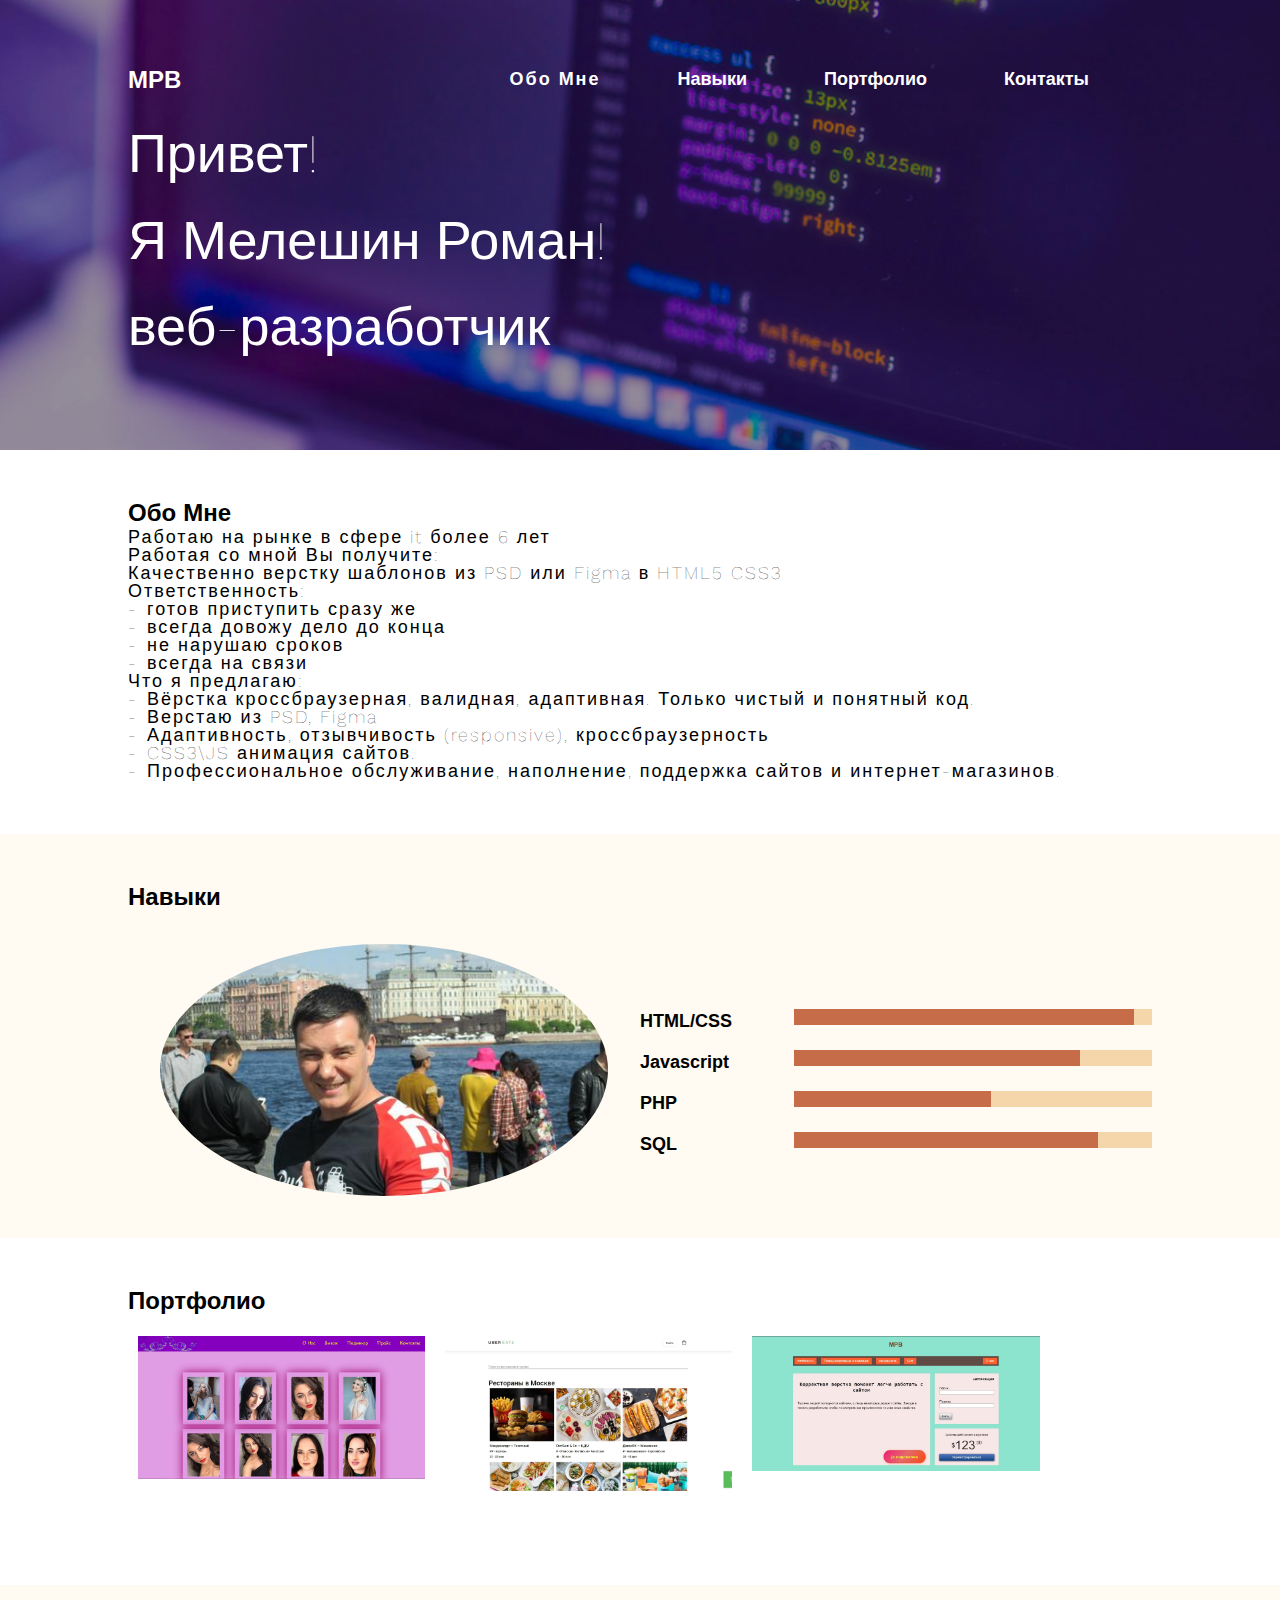
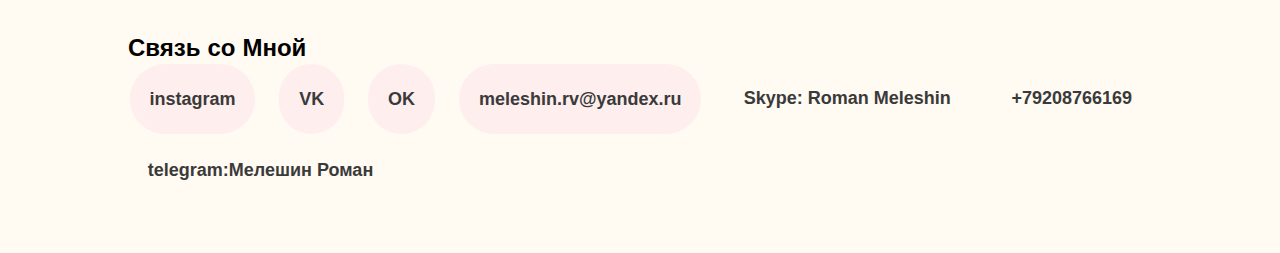
<file: index.html>
<!DOCTYPE html>
<html lang="en">
<head>
    <meta charset="UTF-8">
    <meta name="viewport" content="width=device-width, initial-scale=1.0">
    <title>meleshinrv ВЕБ разработка</title>
    <meta property="description" content="Личная страница Мелешина Романа вэб разработчика">
    <link rel="shortcut icon" href="image/favicon.ico.png.ico" type="image/png">
    <link rel="preconnect" href="https://fonts.gstatic.com">
    <link href="https://fonts.googleapis.com/css2?family=Work+Sans&display=swap" rel="stylesheet">
    <link rel="stylesheet" href="style.css">
    <script src="js/jquery.js"></script>
    
    
    <meta name="google-site-verification" content="GPNS89TP05cdZy3igu0tURu0ee2a2G2cqX77KRNT-y8" />
</head>
<body>
   <header>
       <div class="content">
            <nav>
                <div class="header__logo">
                МРВ
                </div>
                <div class="burger__menu">
                    <span></span>
                    <span></span>
                    <span></span>
                </div>
                <div class="menu">
                    <a href="#about" class="about">Обо Мне</a>
                    <a href="#skill">Навыки</a>
                    <a href="#portfolio">Портфолио</a>
                    <a href="#contacts">Контакты</a>
                </div>
            </nav>
            <h2 class="hello" > Привет!</h2> 
            <h2>Я Мелешин Роман!</h2>
            <h1>веб-разработчик</h1>
        </div>
        
    </header>
    <div id="about" class="content">
        <h3>Обо Мне</h3>
        <div class="about">
            <p>Работаю на рынке в сфере it более 6 лет</p>
            <p>Работая со мной Вы получите:</p>
            <p>
            Качественно верстку шаблонов из PSD или Figma в HTML5 CSS3</p>
            <ul>Ответственность:
            
                <li>готов приступить сразу же</li>
                <li>всегда довожу дело до конца</li>
                <li>не нарушаю сроков</li>
                <li>всегда на связи</li>
            </ul>

            <ul>Что я предлагаю:
                <li>Вёрстка кроссбраузерная, валидная, адаптивная. Только чистый и понятный код.</li>
                <li>Верстаю из PSD, Figma</li>
                <li>Адаптивность, отзывчивость (responsive), кроссбраузерность</li>
                <li>CSS3\JS анимация сайтов.</li>
                <li>Профессиональное обслуживание, наполнение, поддержка сайтов и интернет-магазинов.</li>
            
            </ul>
        </div>
       
    </div>
    <div id="skill" class="content">
     <h3>Навыки</h3>
     <div class="picture__block">
         <div class="picture">
             <img src="image/541871107.jpeg" alt="это я" width="25px" >
         </div>
         <div class="skills__text">
             <div class="col">
             <div class="left__col">
                 <span>HTML/CSS</span>
             </div>
             <div class="right__col">
                    <div class="right__col__range" style="width: 95%;"></div>
             </div>
             </div>
             <div class="col">
             <div class="left__col">
                 <span>Javascript</span>
             </div>
             <div class="right__col">
                <div class="right__col__range" style="width: 80%;"></div>

             </div>
             </div>
             <div class="col">
             <div class="left__col">
                 <span>PHP</span>
             </div>
             <div class="right__col">
                <div class="right__col__range" style="width: 55%;"></div>
             </div>
             </div>
             <div class="col">
             <div class="left__col">SQL</div>
             <div class="right__col">
                <div class="right__col__range" style="width: 85%;"></div>
             </div>
             </div>
         </div>
         
     </div>
    </div>
    <div id="portfolio" class="content anchors">
         <h3>Портфолио</h3>
         <div class="portfolio">
                <a class="img" href="https://rapyan-goar.ru/" target="_blank">
                    <img  src="image/1.jpg" alt="верстка по макету" >
                </a>
                <a class="img" href="ubereats/index.html" target="_blank">
                    <img src="image/2.jpg" alt="верстка интернет-магазина">
                </a>
                <a class="img" href="http://2beefit.ru/" target="_blank">
                    <img  src="image/3.jpg" alt="сайт по flex и grid верстке">
                </a>
          </div>

    </div>
    <div id="contacts" class="content anchors">
        <h3>
            Связь со Мной
        </h3>
        <div class="contacts">
            <a href="https://www.instagram.com/romanmeleshin/"><p>instagram</p></a>
            <a href="https://vk.com/romanmels"><p>VK</p></a>
            <a href="https://ok.ru/profile/559272829419"><p>OK</p></a>
            <a href="mailto:meleshin.rv@yandex.ru"><p>meleshin.rv@yandex.ru</p></a>
            <p>Skype: Roman Meleshin</p>
            <p>+79208766169</p>
            <p>telegram:Мелешин Роман</p>
        </div>
    </div>
    <script  src="js/burger.js"></script>
</body>
</html>
</file>
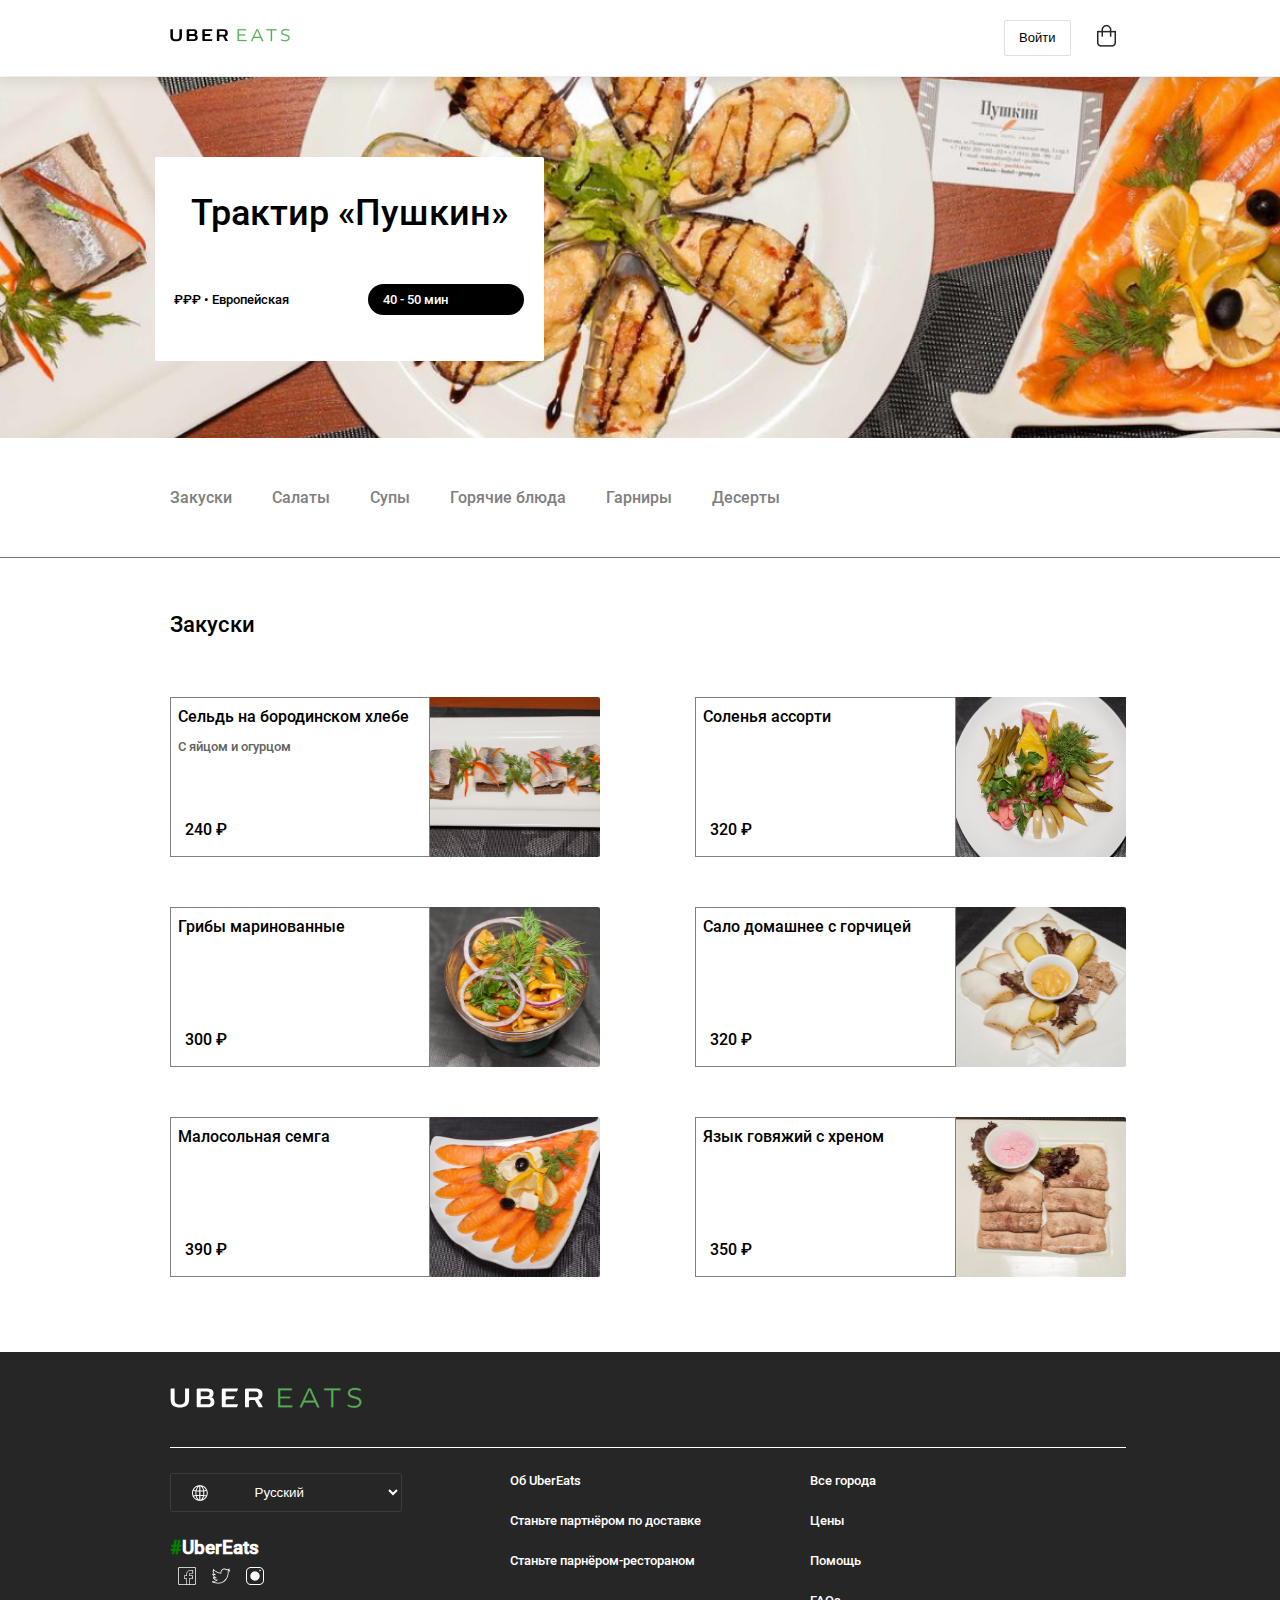
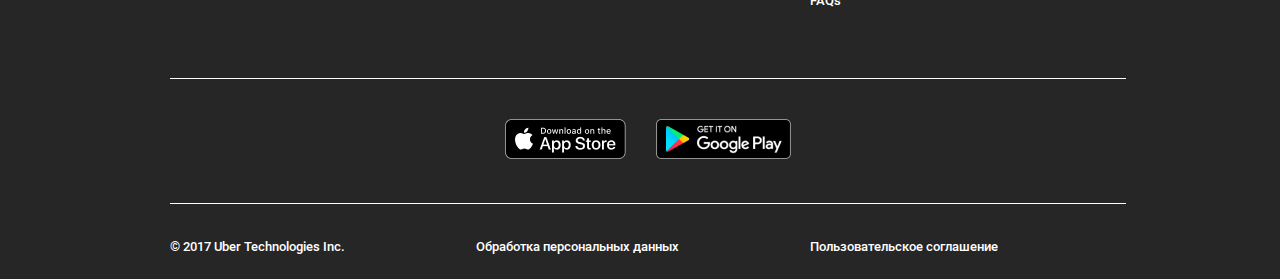
<file: ubereats/pushkin.html>
<!DOCTYPE html>
<html lang="en">
<head>
    <meta charset="UTF-8">
    <meta name="viewport" content="width=device-width, initial-scale=1.0">
    <title>UberEats/Pushkin</title>
    <link rel="stylesheet" href="style/pushkin.css">
</head>
<body>
    <header >
        <div class="col">
            <nav>
                    <a href="index.html">
                        <img src="image/icon/logo.svg" alt="">
                    </a>
                    <div class="right__nav">
                        <button class="toComeIn">Войти</button>
                        <a href="#" id="basket"><img src="image/icon/basket.png" alt=""></a>
                    </div>
            </nav>       
        </div>
    </header>
    <main>
        <div class="main__restaurant">
            <div class="col">
                <div class="vizit__card">
                    <h1>Трактир «Пушкин»</h1>
                    <div class="description">
                        <h5>₽₽₽ • Европейская</h5>
                        <h5 class="time">40 - 50 мин</h5>
                    </div>
                </div>
            </div>
        </div>
        <div class="col">
            <div class="menu">
                <ul>
                    <li><a href="#snacks">Закуски</a></li>
                    <li><a href="#">Салаты</a></li>
                    <li><a href="#">Супы</a></li>
                    <li><a href="#">Горячие блюда</a></li>
                    <li><a href="#">Гарниры</a></li>
                    <li><a href="#">Десерты</a></li>
                </ul>
            </div>
        </div>
        <span class="menu"></span>
        <div class="col">
            <div id="snacks" class="menu">
                <h1>Закуски</h1>
                    <div class="sub__menu">
                        <div class="dish">
                            <div class="dish__col--left">
                                <div class="dish__name">
                                    <h4>Сельдь на бородинском хлебе</h4>
                                    <h5>С яйцом и огурцом</h5>
                                </div>
                                <div class="dish__price">
                                    <h4>240 ₽</h4>
                                </div>
                            </div>
                            <div class="dish__col--right">
                                <img src="image/restaurant/1.png" alt="">
                            </div>
                        </div>
                        <div class="dish">
                            <div class="dish__col--left">
                                <div class="dish__name">
                                    <h4>Соленья ассорти</h4>
                                    <h5></h5>
                                </div>
                                <div class="dish__price">
                                    <h4>320 ₽</h4>
                                </div>
                            </div>
                            <div class="dish__col--right">
                                <img src="image/restaurant/2.png" alt="">
                            </div>
                        </div>
                        <div class="dish">
                            <div class="dish__col--left">
                                <div class="dish__name">
                                    <h4>Грибы маринованные</h4>
                                    <h5></h5>
                                </div>
                                <div class="dish__price">
                                    <h4>300 ₽</h4>
                                </div>
                            </div>
                            <div class="dish__col--right">
                                <img src="image/restaurant/3.png" alt="">
                            </div>
                        </div>
                        <div class="dish">
                            <div class="dish__col--left">
                                <div class="dish__name">
                                    <h4>Сало домашнее с горчицей</h4>
                                    <h5></h5>
                                </div>
                                <div class="dish__price">
                                    <h4>320 ₽</h4>
                                </div>
                            </div>
                            <div class="dish__col--right">
                                <img src="image/restaurant/4.png" alt="">
                            </div>
                        </div>
                        <div class="dish">
                            <div class="dish__col--left">
                                <div class="dish__name">
                                    <h4>Малосольная семга</h4>
                                    <h5></h5>
                                </div>
                                <div class="dish__price">
                                    <h4>390 ₽</h4>
                                </div>
                            </div>
                            <div class="dish__col--right">
                                <img src="image/restaurant/5.png" alt="">
                            </div>
                        </div>
                        <div class="dish">
                            <div class="dish__col--left">
                                <div class="dish__name">
                                    <h4>Язык говяжий с хреном</h4>
                                    <h5></h5>
                                </div>
                                <div class="dish__price">
                                    <h4>350 ₽</h4>
                                </div>
                            </div>
                            <div class="dish__col--right">
                                <img src="image/restaurant/6.png" alt="">
                            </div>
                        </div>
                    </div>
            </div>
        </div>
    </main>
    <footer>
        <div class="col">
            <img src="image/icon/white-logo.svg" class="logo" alt="">
            <span class="footer"></span>
            <div class="contacts">
               <div class="block1">
                   <select name="lang" id="">
                        <option value="ru" class="select">Русский</option>
                        <option value="en" class="select">English</option>
                   </select>
                   <div class="icon__name">
                    <h3 style="color: green;">#</h3>
                    <h3 >UberEats</h3>
                   </div>
                   <div class="icon">
                       <a href="#"><img src="image/icon/facebook.png" alt=""></a>
                       <a href=""><img src="image/icon/twitter.png" alt=""></a>
                       <a href=""><img src="image/icon/instagram.png" alt=""></a>
                   </div>
                   
               </div>
               <div class="block2">
                   <a href="#"><h4>Об UberEats</h4></a>
                   <a href=""><h4>Станьте партнёром по доставке</h4></a>
                   <a href=""><h4>Станьте парнёром-рестораном</h4></a>
               </div>
               <div class="block3">
                   <a href="#"><h4>Все города</h4></a>
                   <a href="#"><h4>Цены</h4></a>
                   <a href="#"><h4>Помощь</h4></a>
                   <a href="#"><h4>FAQs</h4></a>
               </div>
            </div>
            <span class="footer"></span>
            <div class="app">
                <a href=""><img src="image/icon/Group.png" alt="" style="margin: 15px;"></a>
                <a href=""><img src="image/icon/en_badge_web_generic-cf6dad406f.png" alt="" style="margin: 15px;"></a>
            </div>
            <span class="footer"></span>
            <div class="rights">
                <h4>© 2017 Uber Technologies Inc.</h4>
                <h4>Обработка персональных данных</h4>
                <h4 class="right__col">Пользовательское соглашение</h4>
            </div>
        </div>
    </footer>
</body>
</html>
</file>
<file: style.css>
/*глобальное исправление*/:root{box-sizing: border-box;}*,::before,::after{box-sizing:inherit;margin: 0;padding: 0;}li{list-style-type: none;}a{text-decoration:none ;}input{outline:none;}button{cursor: pointer;}input{cursor: text;}button{border: none;}img{max-width: 100%;}/*глобальное исправление*/


body{
    background-color: rgb(255, 255, 255);
    max-width: 100%;
    margin: 0;
    line-height: 30px;
    font-family: 'Work Sans', sans-serif;
}

header{
    background-image: url(image/logo.jpg);
    background-repeat: no-repeat;
    background-size: cover;
    background-position: 40% 47%;
    height: 50vh;
    color:rgb(255, 255, 255);
    background-color: rgb(153, 153, 153);
    background-blend-mode: multiply;
    position: relative;
}

.content{
    padding:0 10% ;
}

.header__logo{
    font-size: 24px;
    font-weight: bold;
    margin-right:auto;
}

.burger__menu{
    position: absolute;
    top:1em;
    right: 1em;
    display: none;
    cursor: pointer;
}
.burger__menu span{
    display: block;
    width: 1.7em;
    height: 0.2em;
    background-color: #fff;
    margin: 0.5em;
}


nav{
    display: flex;
    align-items: center;
    padding-top: 4em;
    flex-wrap: wrap;
}
.menu a{
    text-decoration:none ;
    color:#fff;
    font-size: 18px;
    font-weight: bold;
    margin-right: 3em;
    padding: 0.5em;
    transition: 0.7s ease-in;
}

h1{
    padding-top:0.6em;
    font-size:54px;
    font-weight: 100;
    margin-bottom:0 ;
    line-height: 1em;
}
h2{
    padding-top:0.6em;
    font-size:54px;
    font-weight: 100;
    margin-bottom:0 ;
    line-height: 1em;
}


h4{
    font-size:24px;
    font-weight: 100;
}

#about{
    font-weight: 100;
    
}
 h3{
    font-size:24px ;
    padding-top: 2em;
}

.about{
    font-size:18px ;
    line-height:1em;
    text-align: justify;
    letter-spacing: 2px;
}
.about ul{
    list-style: none;
}
.about ul li::before{
    content: "-";
    padding-right:0.5em ;
}

.about ul:last-child{
    padding-bottom:3em ;
}

#skill{
    background-color: #FFFAF2;
}

.picture__block{
    display: flex;
    width: 100%;
    align-items:center ;
}

.picture{
    flex-basis: 50%;
    width: auto;
    padding: 2em;
    pointer-events: none;
}
.picture img{
    border-radius: 50%;
}

.skills__text{
    flex-basis: 50%;
    width: auto;
    align-content: space-around;
}

.col{
    display: flex;
    flex-direction: row;
    padding-top: 1em;
}
.left__col{
    flex-basis: 30%;
    font-size: 18px;
    line-height: 25px;
    font-weight: 600;
    font-family: 'Franklin Gothic Medium', 'Arial Narrow', Arial, sans-serif;
}

.right__col{
    flex-basis: 70%;
    height: 1em;
    width: 100%;
    background-color:#F5D6AB;
    
}

.right__col__range{
    background-color:#C66C49;
    height: 100%;
    
}

#portfolio{
    background-color: #fff;
    width: 100%;
    height: 35vh;
    position: relative;
    margin-bottom: 2em;
}

.portfolio{
    display: flex;
    height: 7em;
    width: auto;
}
.img{
    width: 30%;
    height: auto;
    padding: 10px;
    border-radius: 5px;
    margin-top: 10px;
}
img{
    width: 100%;
    height: auto;
}

#contacts{
        background-color: #FFFAF2;
        padding-bottom: 3em;
    }

.contacts{
    width: 100%;
    height: auto;
    flex-wrap: wrap;
    display: flex;
    justify-content: space-between;
    text-align: center;
}
    
.contacts a {
    color: rgb(124, 16, 49);
    margin: 0.1em;
    white-space: nowrap;
    font-family: 'Alata', sans-serif;
    padding: 1em;
    background-color: rgb(255, 238, 238);
    border-radius: 5em;
    padding: 0;
}

.contacts p{
    color: rgb(58, 58, 58);
    font-size: 18px;
    font-weight: bold;
    margin: 0.1em;
    padding: 1em;
    white-space: nowrap;
    font-family: 'Alata', sans-serif;
}

.menu a:hover{
    background-color: rgb(129, 16, 120) ;
    border-radius: 3em;
    color: rgb(141, 210, 255);
}




    @media (max-width:895px){
        .picture__block{
            flex-wrap: wrap;
            flex-direction:column ;
        }
        .picture__block{
            flex-direction: column;
            flex-wrap: wrap;
        }
        .skills__text{
            width: 100%;
        }
        .portfolio{
            flex-direction: column;
            height: 70vh;
        }
        .right__col__portfolio{
            top: 0;
        }
        
        .content{
            text-align: center;
        }
        nav{
            padding-top: 1em;
            text-align: center;
        }
        
        a.about{
            display: none;
        }
        h1{
            font-size: 32px;
            margin-top: 2.5em;
        }
        h2{
            font-size: 32px;
            margin-top: 2.5em;
        }
        
        .menu{
            display: none;
            position: absolute;
            right: 2em;
            top: 2em;
            padding: 0.5em;
            background:linear-gradient(45deg, rgb(255, 68, 83),33%, rgb(158, 39, 255));
            text-align: right;
            width: 12em;
            transition: 1s ease-in-out;

        }

        .burger__menu{
            display: table;
            top: 2em;
            right: 2em;
            z-index: 1;
        }
        .hello{
            display: none;
        }
        .portfolio{
            flex-direction: column;
            justify-content: space-between;
        }
        .img{
            width: 80%;
            height: 30vh;
            margin: 0 auto;
        }
        #contacts{
            margin-top: 35em;
        }
        #contacts h3{
            display: none;
        }
        .contacts p{
            font-size: 14px;
        }

    }
    @media (max-width:764px){
        #contacts{
            margin-top: 30em;
        }
        .contacts p{
            font-size: 12px;
        }
    }
    @media (max-width:556px){
        #contacts{
            margin-top: 25em;
        }
        .contacts p{
            font-size: 10px;
        }
    }
    @media (max-width:459px){
        #contacts{
            margin-top: 20em;
        }
        .contacts p{
            font-size: 8px;
        }
    }
</file>
<file: ubereats/style/pushkin.css>
@charset "UTF-8";
/*глобальное исправление*/
:root {
  box-sizing: border-box; }

*, ::before, ::after {
  box-sizing: inherit;
  margin: 0;
  padding: 0; }

li {
  list-style-type: none; }

a {
  text-decoration: none; }

input {
  outline: none; }

button {
  cursor: pointer; }

input {
  cursor: text; }

button {
  border: none; }

/*глобальное исправление*/
@font-face {
  font-family: Roboto;
  src: url(../fonts/Roboto-Medium.ttf); }
body {
  font-family: "Roboto"; }

.col {
  max-width: 971px;
  margin: 0 auto;
  position: relative; }

header {
  top: 0;
  position: fixed;
  width: 100%;
  box-shadow: 1px 1px 16px rgba(38, 38, 38, 0.16);
  z-index: 10;
  background-color: #fff; }
  header nav {
    display: flex;
    align-items: baseline; }

.uber {
  font-weight: 100;
  font-size: 22px; }

.right__nav {
  display: flex;
  align-items: center;
  margin-left: auto; }

.toComeIn {
  padding: 5px 14px;
  background-color: #fff;
  border: 1px solid #E0E0E0;
  border-radius: 2px;
  font-size: 13px;
  font-weight: 400;
  line-height: 24px;
  margin-right: 15px; }

main {
  padding-top: 77px; }

.main__restaurant {
  background: url(../image/restaurant/d42ea9bbf7aff297c2e1eb5e5f3b7fa6-w1080-87.png) 50%/cover no-repeat;
  width: 100%;
  height: 361px;
  display: block; }

.vizit__card {
  position: absolute;
  height: 204px;
  width: 389px;
  left: 0;
  top: 80px;
  border-radius: 2px;
  background-color: #fff; }
  .vizit__card h1 {
    font-weight: 200;
    text-align: center;
    font-size: 36px;
    margin-top: 35px; }
  .vizit__card h5 {
    font-weight: 100; }

.description {
  display: flex;
  margin-top: 50px;
  align-items: baseline;
  justify-content: space-around;
  flex-wrap: wrap;
  height: 100%;
  flex-direction: row; }
  .description h5 {
    width: 40%; }
  .description .time {
    background-color: #000;
    color: #fff;
    padding: 8px 15px;
    border-radius: 16px; }

ul {
  display: flex;
  margin: 20px 0; }
  ul a {
    font-family: Roboto;
    font-size: 16px;
    font-style: normal;
    font-weight: 400;
    line-height: 19px;
    letter-spacing: 0em;
    text-align: left;
    color: grey;
    margin-right: 40px; }

span.menu {
  width: 100%;
  height: 1px;
  background-color: #757575;
  display: block; }

.menu {
  margin: 50px 0; }
  .menu h1 {
    font-family: Roboto;
    font-size: 22px;
    font-style: normal;
    font-weight: 400;
    line-height: 34px;
    letter-spacing: 0em;
    text-align: left; }

.sub__menu {
  margin-top: 30px;
  display: flex;
  flex-wrap: wrap;
  justify-content: space-between; }

.dish {
  display: flex;
  flex-basis: 45%;
  margin: 25px 0;
  height: 160px; }

.dish__col--left {
  position: relative;
  flex-basis: 70%;
  display: flex;
  border: grey solid 1px; }
  .dish__col--left h4 {
    font-size: 16px;
    font-style: normal;
    font-weight: 400;
    line-height: 24px;
    margin: 7px; }
  .dish__col--left h5 {
    color: #626262;
    font-size: 13px;
    font-style: normal;
    font-weight: 400;
    line-height: 21px;
    margin: 7px; }
  .dish__col--left .dish__price {
    position: absolute;
    bottom: 7px;
    left: 7px; }

footer {
  background-color: #262626;
  width: 100%; }

.logo {
  margin: 35px 0; }

.footer {
  display: block;
  width: 100%;
  height: 1px;
  background-color: #fff; }

.contacts {
  display: flex;
  margin: 25px 0 45px;
  justify-content: space-between;
  flex-wrap: wrap; }

select {
  background-color: #3B3B3B;
  background: url(../image/icon/world.png) 10% 50% no-repeat;
  padding: 10px 80px;
  color: #fff;
  border-radius: 2px;
  border: #3B3B3B 1px solid;
  margin-bottom: 25px; }

.icon__name {
  color: #fff;
  display: flex;
  font-weight: 200; }

.icon {
  display: flex; }
  .icon a {
    margin: 5px; }

.block2, .block3 {
  display: block;
  margin-left: 15px; }
  .block2 a, .block3 a {
    color: #fff; }
    .block2 a h4, .block3 a h4 {
      font-size: 13px;
      padding-bottom: 25px;
      font-weight: 200; }

.block3 {
  flex-basis: 33%; }

.app {
  margin: 25px auto;
  display: flex;
  justify-content: center; }

.rights {
  display: flex;
  color: #fff;
  margin: 35px 0 0;
  padding-bottom: 25px;
  justify-content: space-between;
  flex-wrap: wrap; }
  .rights h4 {
    font-size: 13px;
    font-weight: 200; }
  .rights .right__col {
    flex-basis: 33%; }

.absolute {
  position: fixed;
  width: 80px;
  height: 80px;
  background-color: #59BD5A;
  right: 25px;
  bottom: 25px;
  background: #59BD5A url(../image/icon/button.png) 50% 50% no-repeat; }

.dish:hover {
  filter: contrast(60%);
  transition: .7s; }

button:hover {
  background-color: #ececec;
  transition: .7s; }

a:hover {
  background-color: #c4c1c1;
  transition: .7s; }

@media (min-width: 770px) {
  .col {
    padding-left: 15px; } }
@media (min-width: 322px) and (max-width: 769px) {
  .dish {
    width: 100%;
    flex-basis: 95%;
    margin-left: auto; }

  .col {
    margin-left: 10px;
    margin-right: 10px; } }
@media (max-width: 322px) {
  .main__restaurant {
    background-size: cover; }

  .vizit__card {
    height: 180px;
    width: 308px;
    left: 8px;
    top: 203px;
    box-shadow: 0px 0px 16px rgba(117, 117, 117, 0.2);
    margin-top: 0; }

  .vizit__card h1 {
    margin-top: 15px; }

  .description {
    margin-top: 15px;
    flex-direction: column;
    width: 100%;
    height: auto; }
    .description h5 {
      width: 100%;
      margin-top: 5px;
      text-align: center; }
    .description .time {
      width: 35%;
      text-align: center;
      margin: 5px auto; }

  ul {
    display: none; }

  span.menu {
    display: none; }

  .menu h1 {
    text-align: center; }

  .dish {
    flex-basis: 100%; }

  a#basket {
    display: none; }

  header {
    padding: 20px; } }

/*# sourceMappingURL=pushkin.css.map */
</file>
